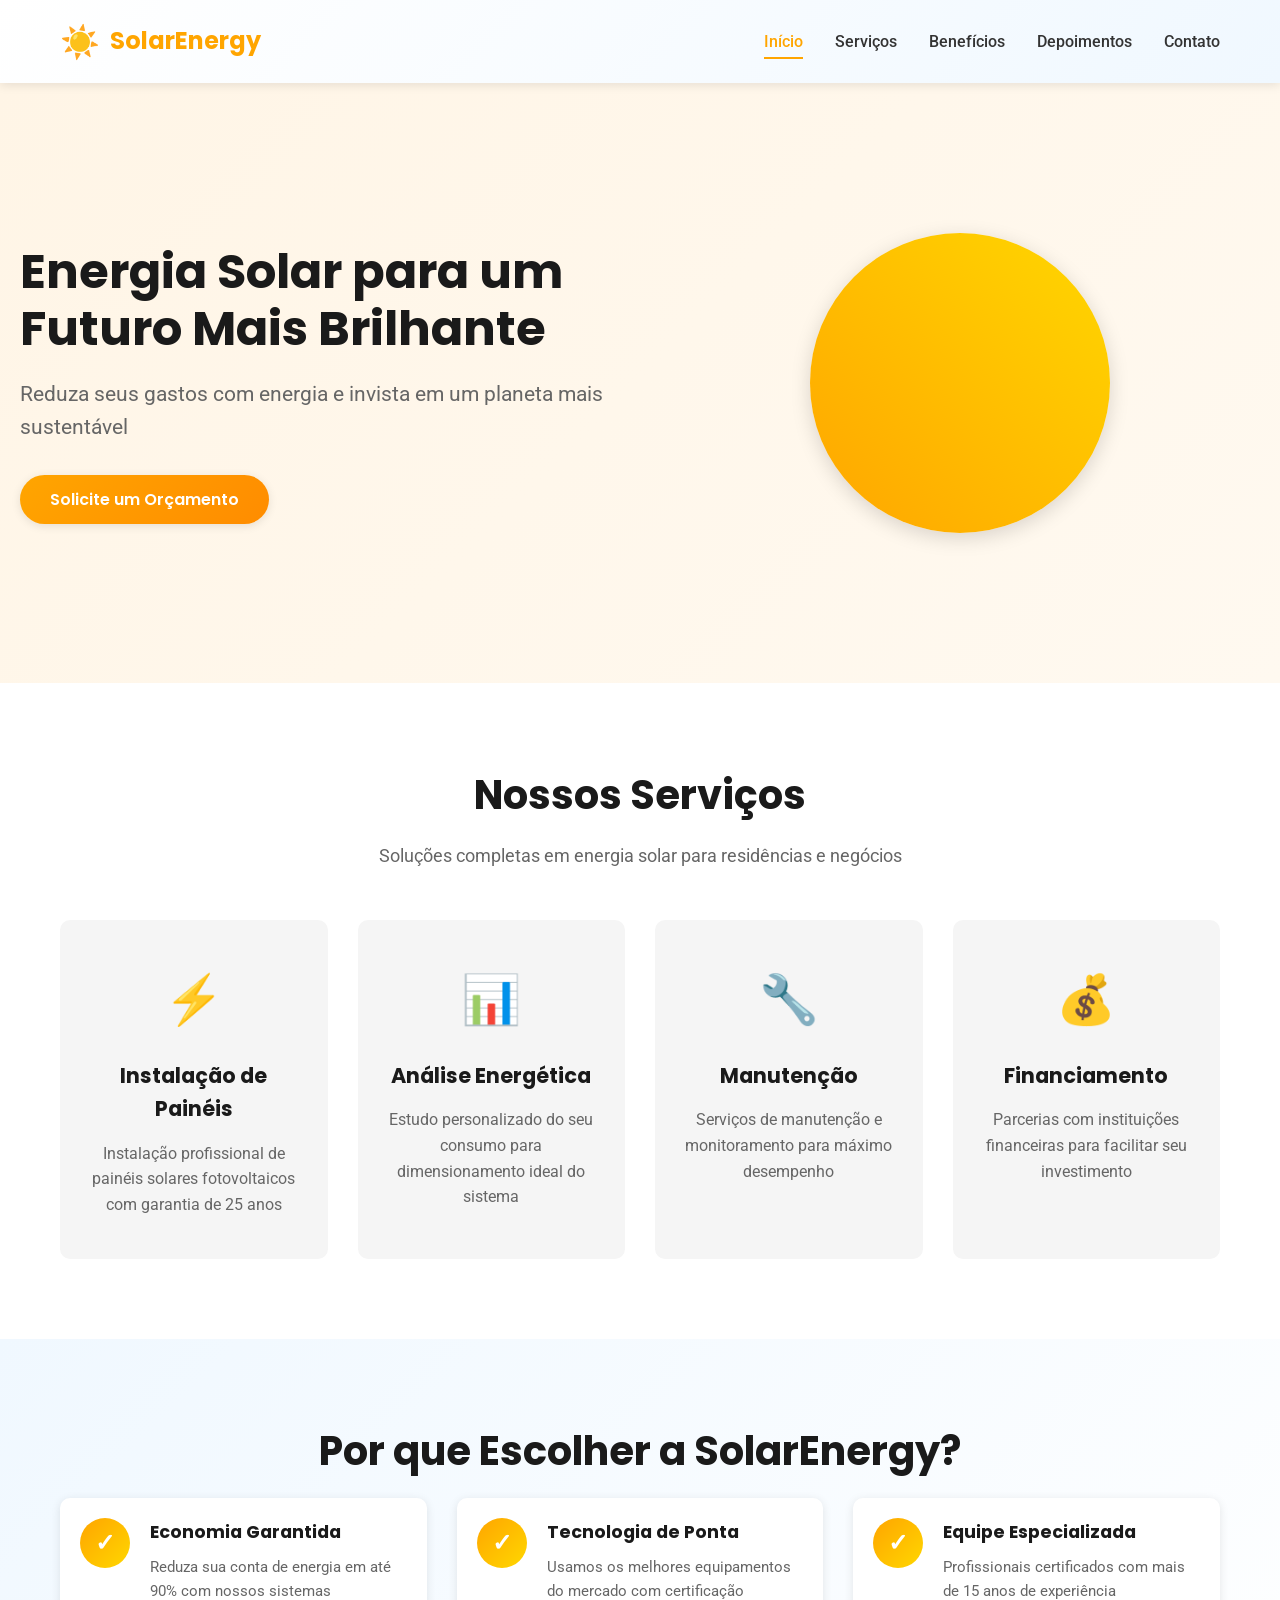
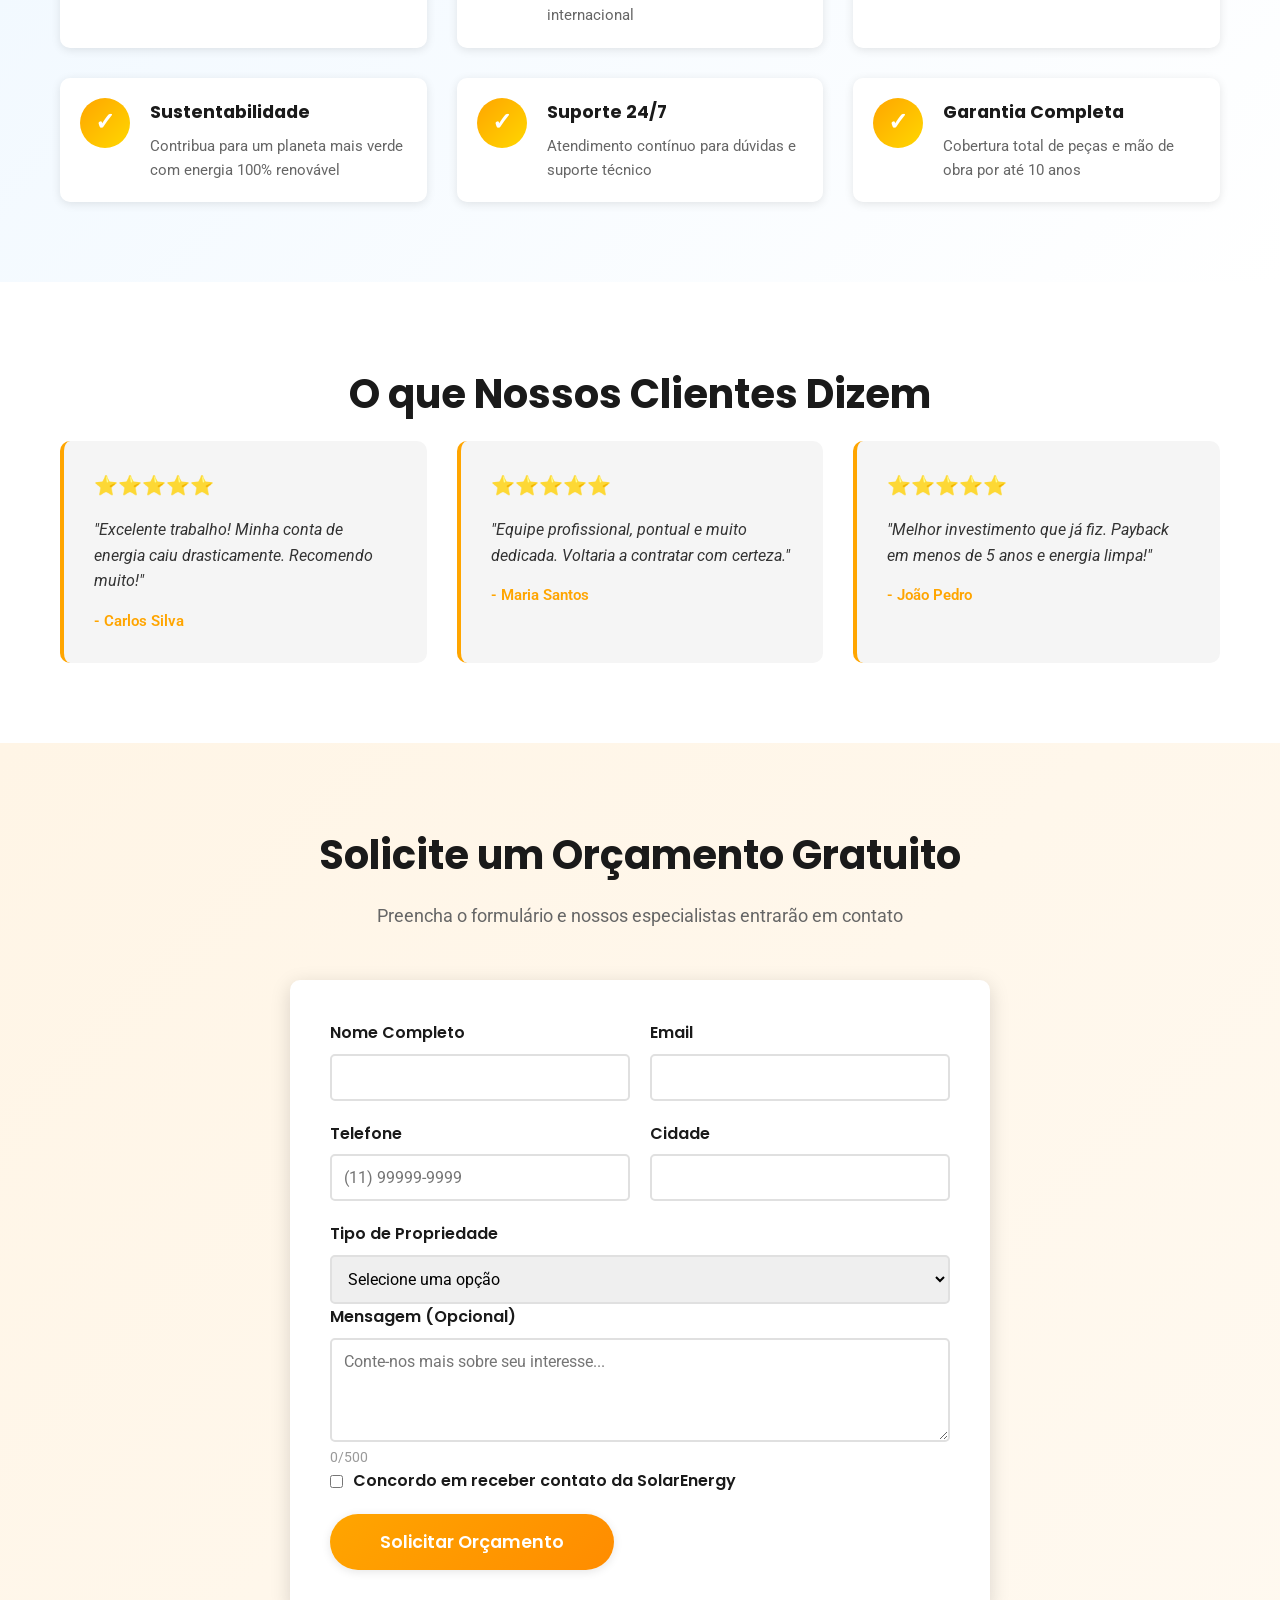
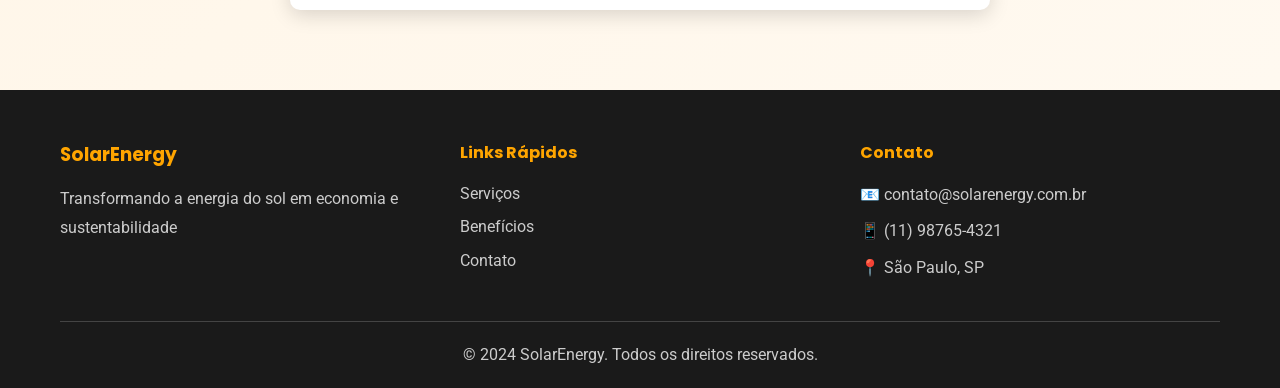
<file: index.html>
<!DOCTYPE html>
<html lang="pt-BR">
<head>
    <meta charset="UTF-8">
    <meta name="viewport" content="width=device-width, initial-scale=1.0">
    <meta name="description" content="SolarEnergy - Soluções em energia solar para sua casa e negócio. Tecnologia sustentável, economia garantida.">
    <meta name="keywords" content="energia solar, painéis solares, energia renovável, sustentabilidade">
    <title>SolarEnergy - Energia Solar Sustentável</title>
    <link rel="stylesheet" href="styles.css">
    <link rel="preconnect" href="https://fonts.googleapis.com">
    <link rel="preconnect" href="https://fonts.gstatic.com" crossorigin>
    <link href="https://fonts.googleapis.com/css2?family=Poppins:wght@400;600;700&family=Roboto:wght@300;400;500&display=swap" rel="stylesheet">
</head>
<body>
    <!-- Navegação -->
    <nav class="navbar">
        <div class="container">
            <div class="logo">
                <span class="logo-icon">☀️</span>
                <span class="logo-text">SolarEnergy</span>
            </div>
            <div class="nav-menu" id="navMenu">
                <a href="#home" class="nav-link">Início</a>
                <a href="#servicos" class="nav-link">Serviços</a>
                <a href="#beneficios" class="nav-link">Benefícios</a>
                <a href="#depoimentos" class="nav-link">Depoimentos</a>
                <a href="#contato" class="nav-link">Contato</a>
            </div>
            <div class="hamburger" id="hamburger">
                <span></span>
                <span></span>
                <span></span>
            </div>
        </div>
    </nav>

    <!-- Hero Section -->
    <section class="hero" id="home">
        <div class="hero-content">
            <h1 class="hero-title">Energia Solar para um Futuro Mais Brilhante</h1>
            <p class="hero-subtitle">Reduza seus gastos com energia e invista em um planeta mais sustentável</p>
            <button class="btn btn-primary" onclick="document.getElementById('contato').scrollIntoView({ behavior: 'smooth' })">
                Solicite um Orçamento
            </button>
        </div>
        <div class="hero-image">
            <div class="solar-illustration"></div>
        </div>
    </section>

    <!-- Serviços -->
    <section class="servicos" id="servicos">
        <div class="container">
            <h2 class="section-title">Nossos Serviços</h2>
            <p class="section-subtitle">Soluções completas em energia solar para residências e negócios</p>
            
            <div class="servicos-grid">
                <div class="servico-card">
                    <div class="servico-icon">⚡</div>
                    <h3>Instalação de Painéis</h3>
                    <p>Instalação profissional de painéis solares fotovoltaicos com garantia de 25 anos</p>
                </div>
                <div class="servico-card">
                    <div class="servico-icon">📊</div>
                    <h3>Análise Energética</h3>
                    <p>Estudo personalizado do seu consumo para dimensionamento ideal do sistema</p>
                </div>
                <div class="servico-card">
                    <div class="servico-icon">🔧</div>
                    <h3>Manutenção</h3>
                    <p>Serviços de manutenção e monitoramento para máximo desempenho</p>
                </div>
                <div class="servico-card">
                    <div class="servico-icon">💰</div>
                    <h3>Financiamento</h3>
                    <p>Parcerias com instituições financeiras para facilitar seu investimento</p>
                </div>
            </div>
        </div>
    </section>

    <!-- Benefícios -->
    <section class="beneficios" id="beneficios">
        <div class="container">
            <h2 class="section-title">Por que Escolher a SolarEnergy?</h2>
            
            <div class="beneficios-list">
                <div class="beneficio-item">
                    <div class="beneficio-check">✓</div>
                    <div class="beneficio-content">
                        <h3>Economia Garantida</h3>
                        <p>Reduza sua conta de energia em até 90% com nossos sistemas</p>
                    </div>
                </div>
                <div class="beneficio-item">
                    <div class="beneficio-check">✓</div>
                    <div class="beneficio-content">
                        <h3>Tecnologia de Ponta</h3>
                        <p>Usamos os melhores equipamentos do mercado com certificação internacional</p>
                    </div>
                </div>
                <div class="beneficio-item">
                    <div class="beneficio-check">✓</div>
                    <div class="beneficio-content">
                        <h3>Equipe Especializada</h3>
                        <p>Profissionais certificados com mais de 15 anos de experiência</p>
                    </div>
                </div>
                <div class="beneficio-item">
                    <div class="beneficio-check">✓</div>
                    <div class="beneficio-content">
                        <h3>Sustentabilidade</h3>
                        <p>Contribua para um planeta mais verde com energia 100% renovável</p>
                    </div>
                </div>
                <div class="beneficio-item">
                    <div class="beneficio-check">✓</div>
                    <div class="beneficio-content">
                        <h3>Suporte 24/7</h3>
                        <p>Atendimento contínuo para dúvidas e suporte técnico</p>
                    </div>
                </div>
                <div class="beneficio-item">
                    <div class="beneficio-check">✓</div>
                    <div class="beneficio-content">
                        <h3>Garantia Completa</h3>
                        <p>Cobertura total de peças e mão de obra por até 10 anos</p>
                    </div>
                </div>
            </div>
        </div>
    </section>

    <!-- Depoimentos -->
    <section class="depoimentos" id="depoimentos">
        <div class="container">
            <h2 class="section-title">O que Nossos Clientes Dizem</h2>
            
            <div class="depoimentos-grid">
                <div class="depoimento-card">
                    <div class="stars">⭐⭐⭐⭐⭐</div>
                    <p class="depoimento-text">"Excelente trabalho! Minha conta de energia caiu drasticamente. Recomendo muito!"</p>
                    <p class="depoimento-autor">- Carlos Silva</p>
                </div>
                <div class="depoimento-card">
                    <div class="stars">⭐⭐⭐⭐⭐</div>
                    <p class="depoimento-text">"Equipe profissional, pontual e muito dedicada. Voltaria a contratar com certeza."</p>
                    <p class="depoimento-autor">- Maria Santos</p>
                </div>
                <div class="depoimento-card">
                    <div class="stars">⭐⭐⭐⭐⭐</div>
                    <p class="depoimento-text">"Melhor investimento que já fiz. Payback em menos de 5 anos e energia limpa!"</p>
                    <p class="depoimento-autor">- João Pedro</p>
                </div>
            </div>
        </div>
    </section>

    <!-- Formulário de Contato -->
    <section class="contato" id="contato">
        <div class="container">
            <h2 class="section-title">Solicite um Orçamento Gratuito</h2>
            <p class="section-subtitle">Preencha o formulário e nossos especialistas entrarão em contato</p>
            
            <form class="form-contato" id="formContato">
                <div class="form-row">
                    <div class="form-group">
                        <label for="nome">Nome Completo</label>
                        <input type="text" id="nome" name="nome" required>
                    </div>
                    <div class="form-group">
                        <label for="email">Email</label>
                        <input type="email" id="email" name="email" required>
                    </div>
                </div>

                <div class="form-row">
                    <div class="form-group">
                        <label for="telefone">Telefone</label>
                        <input type="tel" id="telefone" name="telefone" placeholder="(11) 99999-9999" required>
                    </div>
                    <div class="form-group">
                        <label for="cidade">Cidade</label>
                        <input type="text" id="cidade" name="cidade" required>
                    </div>
                </div>

                <div class="form-group full-width">
                    <label for="tipo">Tipo de Propriedade</label>
                    <select id="tipo" name="tipo" required>
                        <option value="">Selecione uma opção</option>
                        <option value="residencial">Residencial</option>
                        <option value="comercial">Comercial</option>
                        <option value="industrial">Industrial</option>
                    </select>
                </div>

                <div class="form-group full-width">
                    <label for="mensagem">Mensagem (Opcional)</label>
                    <textarea id="mensagem" name="mensagem" rows="4" placeholder="Conte-nos mais sobre seu interesse..."></textarea>
                </div>

                <div class="form-group checkbox">
                    <input type="checkbox" id="privacidade" name="privacidade" required>
                    <label for="privacidade">Concordo em receber contato da SolarEnergy</label>
                </div>

                <button type="submit" class="btn btn-primary btn-large">Solicitar Orçamento</button>
            </form>
        </div>
    </section>

    <!-- Footer -->
    <footer class="footer">
        <div class="container">
            <div class="footer-content">
                <div class="footer-section">
                    <h3>SolarEnergy</h3>
                    <p>Transformando a energia do sol em economia e sustentabilidade</p>
                </div>
                <div class="footer-section">
                    <h4>Links Rápidos</h4>
                    <ul>
                        <li><a href="#servicos">Serviços</a></li>
                        <li><a href="#beneficios">Benefícios</a></li>
                        <li><a href="#contato">Contato</a></li>
                    </ul>
                </div>
                <div class="footer-section">
                    <h4>Contato</h4>
                    <p>📧 contato@solarenergy.com.br</p>
                    <p>📱 (11) 98765-4321</p>
                    <p>📍 São Paulo, SP</p>
                </div>
            </div>
            <div class="footer-bottom">
                <p>&copy; 2024 SolarEnergy. Todos os direitos reservados.</p>
            </div>
        </div>
    </footer>

    <script src="script.js"></script>
</body>
</html>
</file>
<file: styles.css>
* {
    margin: 0;
    padding: 0;
    box-sizing: border-box;
}

:root {
    --primary-color: #FFA500;
    --secondary-color: #FFD700;
    --dark-color: #1a1a1a;
    --light-color: #f5f5f5;
    --text-color: #333333;
    --border-color: #e0e0e0;
    --shadow: 0 2px 10px rgba(0, 0, 0, 0.1);
    --shadow-lg: 0 5px 20px rgba(0, 0, 0, 0.15);
}

body {
    font-family: 'Roboto', sans-serif;
    color: var(--text-color);
    line-height: 1.6;
    overflow-x: hidden;
}

html {
    scroll-behavior: smooth;
}

.container {
    max-width: 1200px;
    margin: 0 auto;
    padding: 0 20px;
}

/* ========== NAVEGAÇÃO ========== */
.navbar {
    background: linear-gradient(135deg, #ffffff 0%, #f0f8ff 100%);
    padding: 1rem 0;
    position: sticky;
    top: 0;
    z-index: 1000;
    box-shadow: var(--shadow);
}

.navbar .container {
    display: flex;
    justify-content: space-between;
    align-items: center;
}

.logo {
    display: flex;
    align-items: center;
    gap: 10px;
    font-size: 1.5rem;
    font-weight: 700;
    color: var(--primary-color);
    font-family: 'Poppins', sans-serif;
}

.logo-icon {
    font-size: 2rem;
}

.nav-menu {
    display: flex;
    gap: 2rem;
    align-items: center;
}

.nav-link {
    color: var(--text-color);
    text-decoration: none;
    font-weight: 500;
    transition: color 0.3s ease;
    position: relative;
}

.nav-link:hover,
.nav-link.active {
    color: var(--primary-color);
}

.nav-link::after {
    content: '';
    position: absolute;
    bottom: -5px;
    left: 0;
    width: 0;
    height: 2px;
    background: var(--primary-color);
    transition: width 0.3s ease;
}

.nav-link:hover::after,
.nav-link.active::after {
    width: 100%;
}

.hamburger {
    display: none;
    flex-direction: column;
    cursor: pointer;
}

.hamburger span {
    width: 25px;
    height: 3px;
    background: var(--text-color);
    margin: 5px 0;
    transition: 0.3s;
}

/* ========== HERO SECTION ========== */
.hero {
    display: flex;
    align-items: center;
    justify-content: space-between;
    padding: 80px 20px;
    min-height: 600px;
    background: linear-gradient(135deg, #fff5e6 0%, #fff9f0 100%);
    gap: 40px;
}

.hero-content {
    flex: 1;
    max-width: 600px;
}

.hero-title {
    font-size: 3rem;
    font-family: 'Poppins', sans-serif;
    color: var(--dark-color);
    margin-bottom: 20px;
    font-weight: 700;
    line-height: 1.2;
}

.hero-subtitle {
    font-size: 1.3rem;
    color: #666;
    margin-bottom: 30px;
    line-height: 1.6;
}

.hero-image {
    flex: 1;
    display: flex;
    justify-content: center;
    align-items: center;
}

.solar-illustration {
    width: 300px;
    height: 300px;
    background: linear-gradient(45deg, var(--primary-color), var(--secondary-color));
    border-radius: 50%;
    display: flex;
    align-items: center;
    justify-content: center;
    font-size: 120px;
    box-shadow: var(--shadow-lg);
    animation: float 3s ease-in-out infinite;
}

@keyframes float {
    0%, 100% {
        transform: translateY(0px);
    }
    50% {
        transform: translateY(-20px);
    }
}

/* ========== BOTÕES ========== */
.btn {
    padding: 12px 30px;
    border: none;
    border-radius: 50px;
    font-size: 1rem;
    font-weight: 600;
    cursor: pointer;
    transition: all 0.3s ease;
    font-family: 'Poppins', sans-serif;
}

.btn-primary {
    background: linear-gradient(135deg, var(--primary-color), #ff8c00);
    color: white;
    box-shadow: var(--shadow);
}

.btn-primary:hover {
    transform: translateY(-2px);
    box-shadow: var(--shadow-lg);
}

.btn-large {
    padding: 15px 50px;
    font-size: 1.1rem;
}

/* ========== SEÇÃO DE SERVIÇOS ========== */
.servicos {
    padding: 80px 20px;
    background: white;
}

.section-title {
    font-size: 2.5rem;
    text-align: center;
    color: var(--dark-color);
    margin-bottom: 15px;
    font-family: 'Poppins', sans-serif;
    font-weight: 700;
}

.section-subtitle {
    text-align: center;
    color: #666;
    font-size: 1.1rem;
    margin-bottom: 50px;
}

.servicos-grid {
    display: grid;
    grid-template-columns: repeat(auto-fit, minmax(250px, 1fr));
    gap: 30px;
}

.servico-card {
    background: var(--light-color);
    padding: 40px 25px;
    border-radius: 10px;
    text-align: center;
    transition: all 0.3s ease;
    border: 2px solid transparent;
    opacity: 0;
}

.servico-card.animate-in {
    animation: slideUp 0.6s ease forwards;
}

.servico-card:hover {
    transform: translateY(-10px);
    border-color: var(--primary-color);
    box-shadow: var(--shadow-lg);
}

.servico-icon {
    font-size: 3rem;
    margin-bottom: 20px;
}

.servico-card h3 {
    font-family: 'Poppins', sans-serif;
    color: var(--dark-color);
    margin-bottom: 15px;
    font-size: 1.3rem;
}

.servico-card p {
    color: #666;
    line-height: 1.6;
}

/* ========== SEÇÃO DE BENEFÍCIOS ========== */
.beneficios {
    padding: 80px 20px;
    background: linear-gradient(135deg, #f0f8ff 0%, #ffffff 100%);
}

.beneficios-list {
    display: grid;
    grid-template-columns: repeat(auto-fit, minmax(300px, 1fr));
    gap: 30px;
    max-width: 1200px;
    margin: 0 auto;
}

.beneficio-item {
    display: flex;
    gap: 20px;
    padding: 20px;
    background: white;
    border-radius: 10px;
    box-shadow: var(--shadow);
    transition: all 0.3s ease;
    opacity: 0;
}

.beneficio-item.animate-in {
    animation: slideUp 0.6s ease forwards;
}

.beneficio-item:hover {
    transform: translateX(10px);
    box-shadow: var(--shadow-lg);
}

.beneficio-check {
    flex-shrink: 0;
    width: 50px;
    height: 50px;
    background: linear-gradient(135deg, var(--primary-color), var(--secondary-color));
    color: white;
    border-radius: 50%;
    display: flex;
    align-items: center;
    justify-content: center;
    font-size: 1.5rem;
    font-weight: bold;
}

.beneficio-content h3 {
    font-family: 'Poppins', sans-serif;
    color: var(--dark-color);
    margin-bottom: 8px;
    font-size: 1.1rem;
}

.beneficio-content p {
    color: #666;
    font-size: 0.95rem;
}

/* ========== SEÇÃO DE DEPOIMENTOS ========== */
.depoimentos {
    padding: 80px 20px;
    background: white;
}

.depoimentos-grid {
    display: grid;
    grid-template-columns: repeat(auto-fit, minmax(300px, 1fr));
    gap: 30px;
    max-width: 1200px;
    margin: 0 auto;
}

.depoimento-card {
    background: var(--light-color);
    padding: 30px;
    border-radius: 10px;
    border-left: 4px solid var(--primary-color);
    transition: all 0.3s ease;
    opacity: 0;
}

.depoimento-card.animate-in {
    animation: slideUp 0.6s ease forwards;
}

.depoimento-card:hover {
    box-shadow: var(--shadow-lg);
    transform: translateY(-5px);
}

.stars {
    font-size: 1.2rem;
    margin-bottom: 15px;
    display: block;
}

.depoimento-text {
    color: var(--text-color);
    margin-bottom: 15px;
    font-style: italic;
    line-height: 1.6;
}

.depoimento-autor {
    color: var(--primary-color);
    font-weight: 600;
    font-size: 0.95rem;
}

/* ========== SEÇÃO DE CONTATO ========== */
.contato {
    padding: 80px 20px;
    background: linear-gradient(135deg, #fff5e6 0%, #fff9f0 100%);
}

.form-contato {
    max-width: 700px;
    margin: 50px auto 0;
    background: white;
    padding: 40px;
    border-radius: 10px;
    box-shadow: var(--shadow-lg);
}

.form-row {
    display: grid;
    grid-template-columns: 1fr 1fr;
    gap: 20px;
    margin-bottom: 20px;
}

.form-group {
    display: flex;
    flex-direction: column;
}

.form-group.full-width {
    grid-column: 1 / -1;
}

.form-group label {
    margin-bottom: 8px;
    color: var(--dark-color);
    font-weight: 600;
    font-family: 'Poppins', sans-serif;
}

.form-group input,
.form-group select,
.form-group textarea {
    padding: 12px;
    border: 2px solid var(--border-color);
    border-radius: 5px;
    font-size: 1rem;
    font-family: 'Roboto', sans-serif;
    transition: border-color 0.3s ease;
}

.form-group input:focus,
.form-group select:focus,
.form-group textarea:focus {
    outline: none;
    border-color: var(--primary-color);
}

.form-group.checkbox {
    flex-direction: row;
    align-items: center;
    gap: 10px;
    margin-bottom: 20px;
}

.form-group.checkbox input {
    width: auto;
    margin: 0;
    cursor: pointer;
}

.form-group.checkbox label {
    margin: 0;
    cursor: pointer;
}

.char-counter {
    font-size: 0.85rem;
    color: #999;
    margin-top: 5px;
}

/* ========== MENSAGEM DE SUCESSO ========== */
.success-message {
    position: fixed;
    top: 20px;
    right: 20px;
    background: linear-gradient(135deg, #4CAF50 0%, #45a049 100%);
    color: white;
    padding: 0;
    border-radius: 10px;
    box-shadow: var(--shadow-lg);
    z-index: 2000;
    opacity: 0;
    transform: translateX(400px);
    transition: all 0.3s ease;
}

.success-message.show {
    opacity: 1;
    transform: translateX(0);
}

.success-content {
    display: flex;
    align-items: center;
    gap: 15px;
    padding: 20px 30px;
}

.success-icon {
    font-size: 2rem;
    font-weight: bold;
}

.success-message h3 {
    margin: 0;
    font-size: 1.1rem;
    font-family: 'Poppins', sans-serif;
}

.success-message p {
    margin: 5px 0 0 0;
    font-size: 0.9rem;
}

/* ========== FOOTER ========== */
.footer {
    background: var(--dark-color);
    color: white;
    padding: 50px 20px 20px;
}

.footer-content {
    display: grid;
    grid-template-columns: repeat(auto-fit, minmax(250px, 1fr));
    gap: 40px;
    margin-bottom: 30px;
    max-width: 1200px;
    margin-left: auto;
    margin-right: auto;
}

.footer-section h3,
.footer-section h4 {
    color: var(--primary-color);
    margin-bottom: 15px;
    font-family: 'Poppins', sans-serif;
}

.footer-section p {
    color: #ccc;
    line-height: 1.8;
    margin-bottom: 8px;
}

.footer-section ul {
    list-style: none;
}

.footer-section li {
    margin-bottom: 8px;
}

.footer-section a {
    color: #ccc;
    text-decoration: none;
    transition: color 0.3s ease;
}

.footer-section a:hover {
    color: var(--primary-color);
}

.footer-bottom {
    text-align: center;
    padding-top: 20px;
    border-top: 1px solid #444;
    color: #ccc;
}

/* ========== ANIMAÇÕES ========== */
@keyframes slideUp {
    from {
        opacity: 0;
        transform: translateY(30px);
    }
    to {
        opacity: 1;
        transform: translateY(0);
    }
}

@keyframes fadeIn {
    from {
        opacity: 0;
    }
    to {
        opacity: 1;
    }
}

/* ========== RESPONSIVO ========== */
@media (max-width: 768px) {
    .hamburger {
        display: flex;
    }

    .nav-menu {
        display: none;
        position: absolute;
        top: 60px;
        left: 0;
        right: 0;
        flex-direction: column;
        background: white;
        padding: 20px;
        gap: 0;
        border-bottom: 1px solid var(--border-color);
    }

    .nav-menu.active {
        display: flex;
    }

    .nav-link {
        padding: 10px 0;
        display: block;
        border-bottom: 1px solid var(--border-color);
    }

    .nav-link:last-child {
        border-bottom: none;
    }

    .hero {
        flex-direction: column;
        padding: 50px 20px;
        min-height: auto;
    }

    .hero-title {
        font-size: 2rem;
    }

    .hero-subtitle {
        font-size: 1.1rem;
    }

    .solar-illustration {
        width: 200px;
        height: 200px;
        font-size: 80px;
    }

    .section-title {
        font-size: 2rem;
    }

    .servicos-grid {
        grid-template-columns: 1fr;
    }

    .beneficios-list {
        grid-template-columns: 1fr;
    }

    .depoimentos-grid {
        grid-template-columns: 1fr;
    }

    .form-row {
        grid-template-columns: 1fr;
    }

    .form-contato {
        padding: 25px;
    }

    .footer-content {
        grid-template-columns: 1fr;
        gap: 30px;
    }

    .success-message {
        right: 10px;
        left: 10px;
        width: auto;
    }
}

@media (max-width: 480px) {
    .hero-title {
        font-size: 1.5rem;
    }

    .hero-subtitle {
        font-size: 1rem;
    }

    .section-title {
        font-size: 1.5rem;
    }

    .section-subtitle {
        font-size: 1rem;
    }

    .btn-large {
        padding: 12px 25px;
        font-size: 1rem;
    }

    .servico-card {
        padding: 25px 15px;
    }

    .solar-illustration {
        width: 150px;
        height: 150px;
        font-size: 60px;
    }

    .form-contato {
        padding: 20px;
    }

    .success-content {
        padding: 15px 20px;
    }

    .success-icon {
        font-size: 1.5rem;
    }

    .success-message h3 {
        font-size: 1rem;
    }

    .success-message p {
        font-size: 0.85rem;
    }
}
</file>
